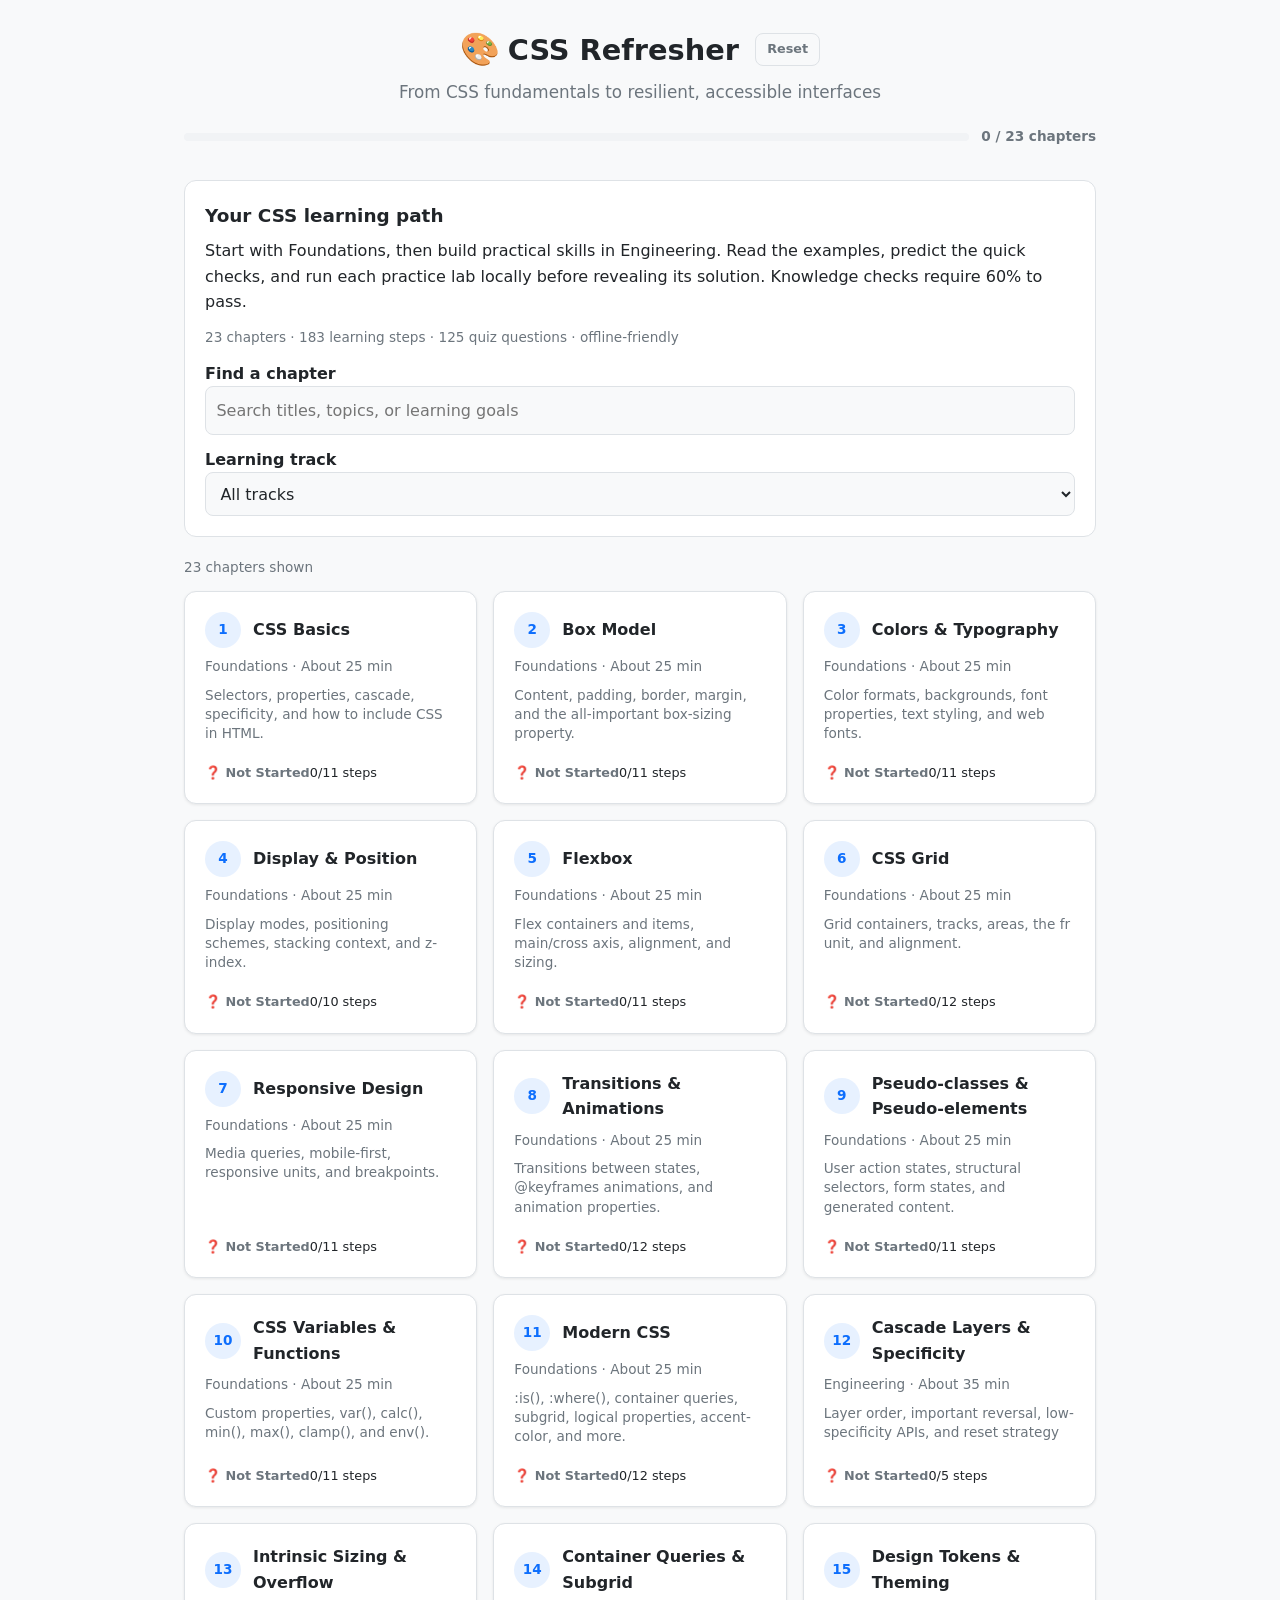
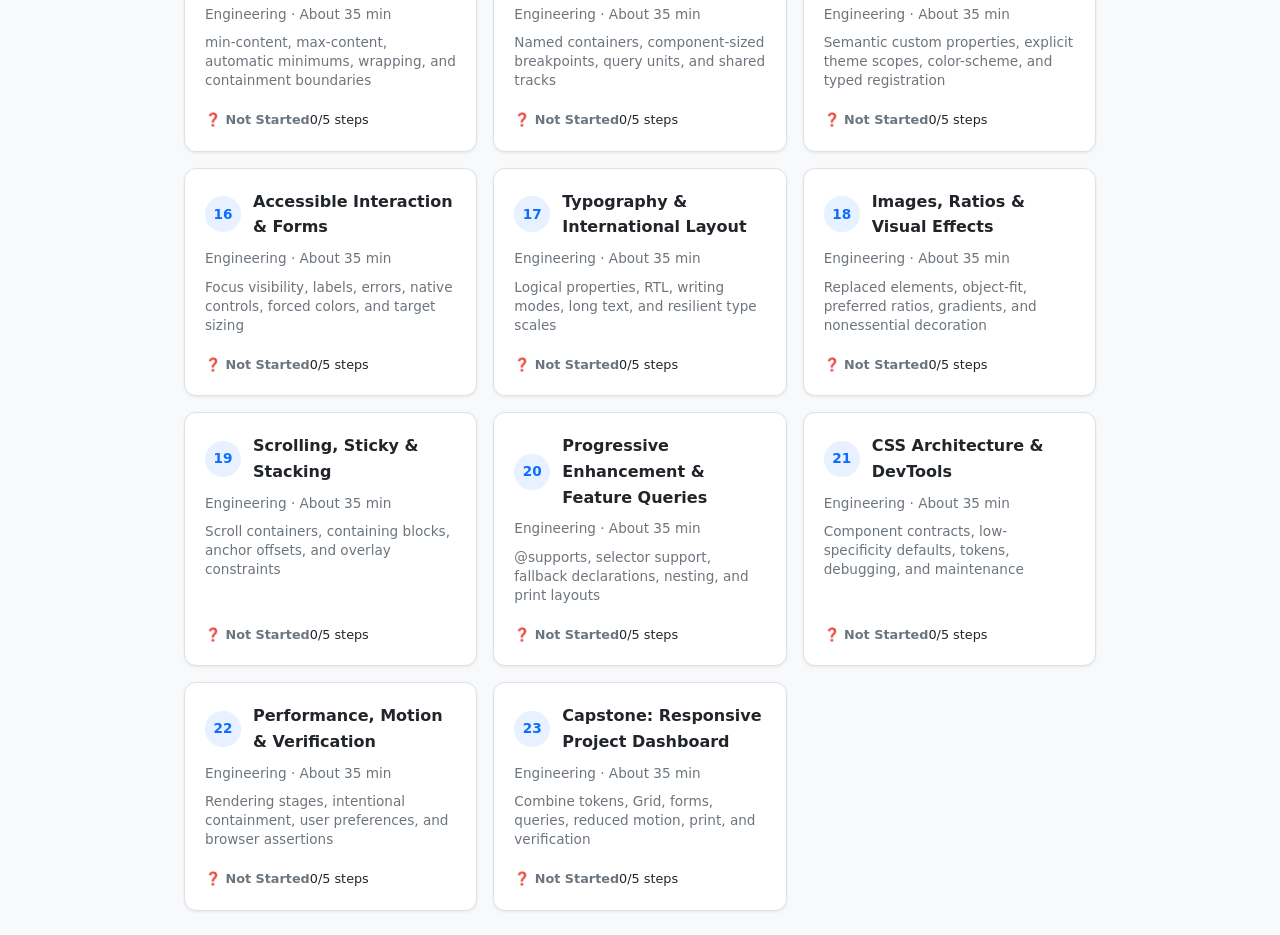
<file: index.html>
<!DOCTYPE html>
<html lang="en">
<head>
  <meta charset="UTF-8" />
  <meta name="viewport" content="width=device-width, initial-scale=1.0" />
  <title>CSS Refresher Course</title>
  <link rel="stylesheet" href="css/style.css" />
</head>
<body>
  <div id="app">
    <p id="storage-notice" role="status" hidden>Progress can only be kept for this session because browser storage is unavailable.</p>

    <!-- ====== DASHBOARD VIEW ====== -->
    <div id="dashboard-view" class="view active">
      <header class="app-header">
        <div class="header-top">
          <h1><span class="logo">🎨</span> CSS Refresher</h1>
          <button id="reset-btn" class="btn btn-sm btn-outline" title="Reset all progress">Reset</button>
        </div>
        <p class="subtitle">From CSS fundamentals to resilient, accessible interfaces</p>
        <div class="overall-progress">
          <div class="progress-track">
            <div class="progress-fill" id="overall-fill" style="width:0%"></div>
          </div>
          <span class="progress-label" id="overall-label">Loading course…</span>
        </div>
      </header>
      <main>
        <section class="course-guide" aria-label="How to study">
          <h2>Your CSS learning path</h2>
          <p>Start with Foundations, then build practical skills in Engineering. Read the examples, predict the quick checks, and run each practice lab locally before revealing its solution. Knowledge checks require 60% to pass.</p>
          <p id="course-stats"></p>
          <label for="chapter-search">Find a chapter</label>
          <input id="chapter-search" type="search" placeholder="Search titles, topics, or learning goals" />
          <label for="track-filter">Learning track</label>
          <select id="track-filter"><option value="">All tracks</option><option>Foundations</option><option>Engineering</option></select>
        </section>
        <p id="search-status" role="status"></p>
        <div id="chapter-grid" class="chapter-grid"></div>
      </main>
    </div>

    <!-- ====== CHAPTER VIEW ====== -->
    <div id="chapter-view" class="view">
      <header class="chapter-header">
        <button id="back-btn" class="btn btn-ghost">&larr; Dashboard</button>
        <div>
          <h2 id="chapter-title"></h2>
          <span class="step-indicator" id="step-indicator"></span>
        </div>
      </header>
      <main>
        <nav id="lesson-outline" aria-label="Chapter lessons"></nav>
        <div id="step-content" tabindex="-1" class="step-content"></div>
        <div class="nav-bar" id="nav-bar">
          <button id="prev-btn" class="btn btn-ghost" disabled>&larr; Back</button>
          <button id="next-btn" class="btn btn-primary">Continue &rarr;</button>
        </div>
      </main>
    </div>

    <!-- ====== QUIZ VIEW ====== -->
    <div id="quiz-view" class="view">
      <header class="quiz-header">
        <button id="quiz-back-btn" class="btn btn-ghost">&larr; Chapter</button>
        <h2 id="quiz-title"></h2>
        <span class="quiz-score" id="quiz-score"></span>
      </header>
      <main>
        <div id="quiz-content" class="quiz-content"></div>
      </main>
    </div>

  </div>

  <script src="js/chapters.js"></script>
  <script src="js/course-content.js"></script>
  <script src="js/tracker.js"></script>
  <script src="js/quiz.js"></script>
  <script src="js/playground.js"></script>
  <script src="js/app.js"></script>
</body>
</html>
</file>
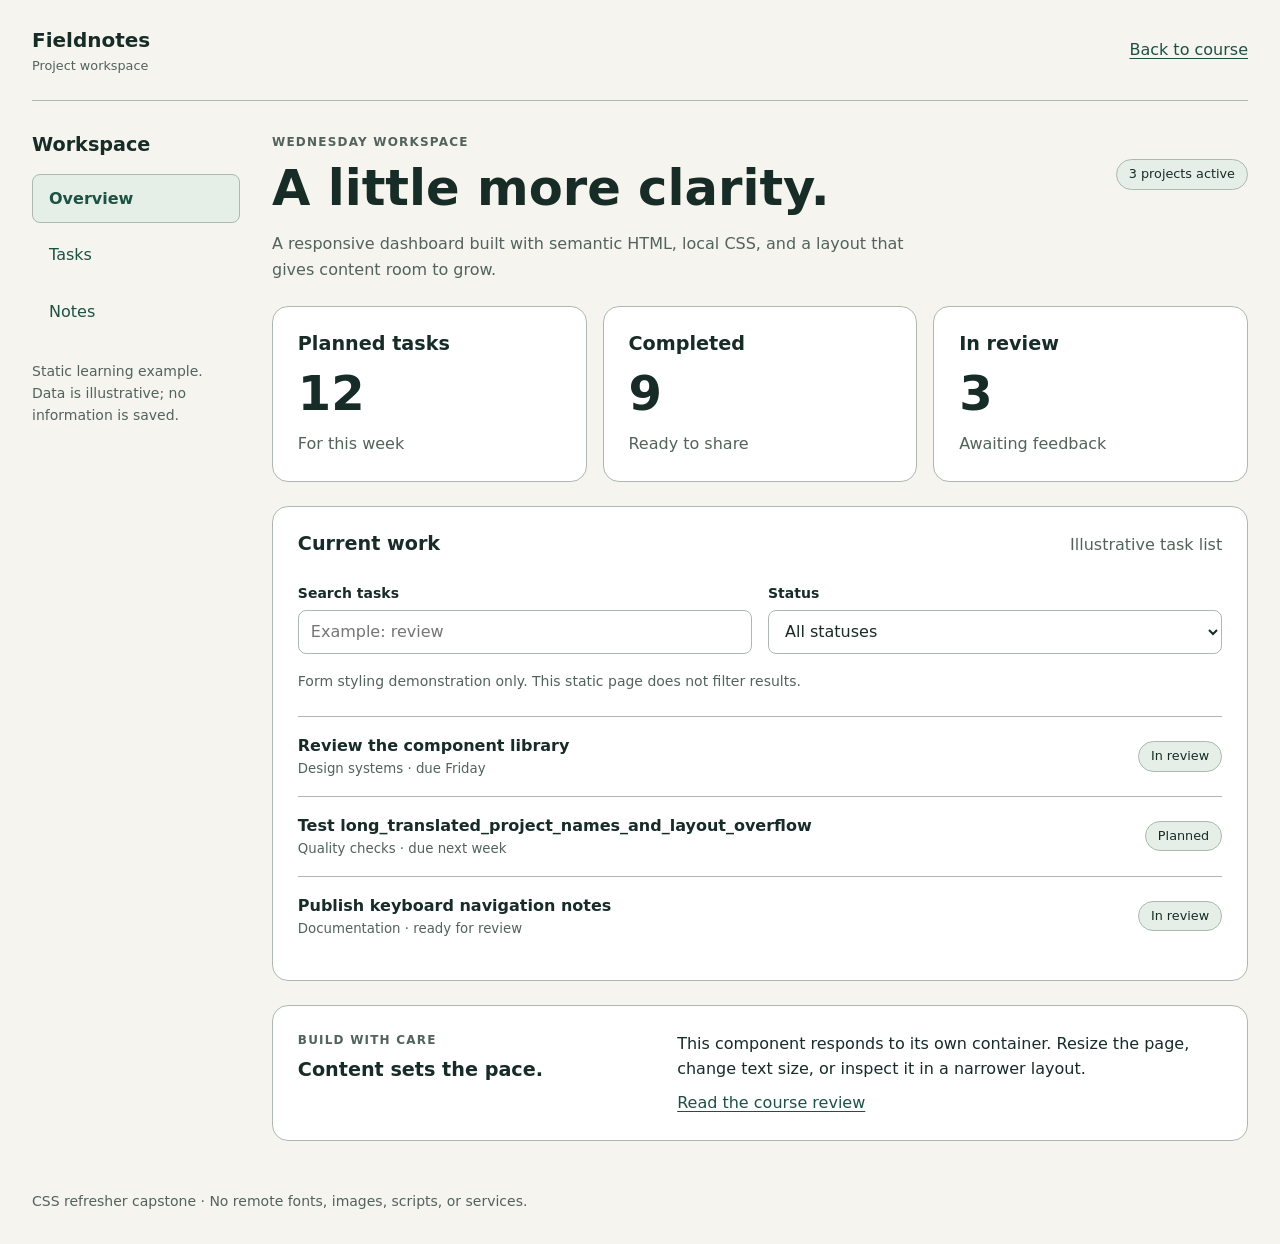
<file: examples/dashboard/index.html>
<!doctype html>
<html lang="en">
<head>
  <meta charset="utf-8">
  <meta name="viewport" content="width=device-width, initial-scale=1">
  <title>Project dashboard · CSS capstone</title>
  <link rel="stylesheet" href="dashboard.css">
</head>
<body>
  <a class="skip-link" href="#main">Skip to project overview</a>
  <header class="site-header"><p class="brand">Fieldnotes <span>Project workspace</span></p><a href="../../index.html">Back to course</a></header>
  <div class="app-layout">
    <nav aria-label="Project sections">
      <h2>Workspace</h2>
      <ul><li><a href="#overview" aria-current="page">Overview</a></li><li><a href="#tasks">Tasks</a></li><li><a href="#notes">Notes</a></li></ul>
      <p class="demo-note">Static learning example. Data is illustrative; no information is saved.</p>
    </nav>
    <main id="main" tabindex="-1">
      <section id="overview" aria-labelledby="overview-title">
        <div class="toolbar"><div><p class="eyebrow">Wednesday workspace</p><h1 id="overview-title">A little more clarity.</h1></div><span class="badge">3 projects active</span></div>
        <p class="lede">A responsive dashboard built with semantic HTML, local CSS, and a layout that gives content room to grow.</p>
        <div class="stats" aria-label="Project summary">
          <article class="panel stat"><h2>Planned tasks</h2><p class="metric">12</p><p>For this week</p></article>
          <article class="panel stat"><h2>Completed</h2><p class="metric">9</p><p>Ready to share</p></article>
          <article class="panel stat"><h2>In review</h2><p class="metric">3</p><p>Awaiting feedback</p></article>
        </div>
      </section>
      <section class="panel" id="tasks" aria-labelledby="tasks-title">
        <div class="toolbar"><h2 id="tasks-title">Current work</h2><span class="muted">Illustrative task list</span></div>
        <form class="filters" action="#tasks" method="get" aria-label="Filter demonstration">
          <div class="field"><label for="search">Search tasks</label><input id="search" name="q" type="search" placeholder="Example: review" aria-describedby="filter-help"></div>
          <div class="field"><label for="status">Status</label><select id="status" name="status"><option>All statuses</option><option>Planned</option><option>In review</option></select></div>
          <p id="filter-help">Form styling demonstration only. This static page does not filter results.</p>
        </form>
        <ul class="task-list">
          <li><span><strong>Review the component library</strong><small>Design systems · due Friday</small></span><span class="badge">In review</span></li>
          <li><span><strong>Test long_translated_project_names_and_layout_overflow</strong><small>Quality checks · due next week</small></span><span class="badge">Planned</span></li>
          <li><span><strong>Publish keyboard navigation notes</strong><small>Documentation · ready for review</small></span><span class="badge">In review</span></li>
        </ul>
      </section>
      <section class="summary-host" id="notes" aria-labelledby="notes-title"><article class="panel summary"><div><p class="eyebrow">Build with care</p><h2 id="notes-title">Content sets the pace.</h2></div><div><p>This component responds to its own container. Resize the page, change text size, or inspect it in a narrower layout.</p><a href="../../docs/course-review.md">Read the course review</a></div></article></section>
    </main>
  </div>
  <footer>CSS refresher capstone · No remote fonts, images, scripts, or services.</footer>
</body>
</html>
</file>
<file: css/style.css>
/* ====== CSS Variables ====== */
:root {
  --bg: #f8f9fa;
  --surface: #ffffff;
  --surface-alt: #f1f3f5;
  --text: #212529;
  --text-muted: #6c757d;
  --border: #dee2e6;
  --primary: #0d6efd;
  --primary-hover: #0b5ed7;
  --primary-light: #e7f1ff;
  --success: #198754;
  --success-light: #d1e7dd;
  --danger: #dc3545;
  --danger-light: #f8d7da;
  --warning: #ffc107;
  --warning-light: #fff3cd;
  --feedback-correct: #0a3622;
  --feedback-wrong: #58151c;
  --radius: 12px;
  --radius-sm: 8px;
  --shadow: 0 1px 3px rgba(0,0,0,.08);
  --font: 'Segoe UI', system-ui, -apple-system, sans-serif;
  --mono: 'JetBrains Mono', 'Fira Code', 'Cascadia Code', Consolas, monospace;
}

/* ====== Dark Mode ====== */
@media (prefers-color-scheme: dark) {
  :root {
    --bg: #1a1c1e;
    --surface: #25272a;
    --surface-alt: #2c2e31;
    --text: #e9ecef;
    --text-muted: #adb5bd;
    --border: #3a3d42;
    --primary-light: #1a2d4a;
    --success-light: #173a2a;
    --danger-light: #3a1a1e;
    --warning-light: #3a3210;
    --feedback-correct: #e9ecef;
    --feedback-wrong: #e9ecef;
    --shadow: 0 1px 4px rgba(0,0,0,.3);
  }
}

/* ====== Reset & Base ====== */
*, *::before, *::after { box-sizing: border-box; margin: 0; padding: 0; }
html { font-size: 16px; scroll-behavior: smooth; }
body {
  font-family: var(--font);
  background: var(--bg);
  color: var(--text);
  line-height: 1.6;
  min-height: 100vh;
}
a { color: var(--primary); text-decoration: none; }
code, pre { font-family: var(--mono); }

/* ====== Layout ====== */
#app { max-width: 960px; margin: 0 auto; padding: 1.5rem; }

.view { display: none; }
.view.active { display: block; animation: fadeIn .3s ease; }
@keyframes fadeIn { from { opacity: 0; transform: translateY(8px); } to { opacity: 1; transform: translateY(0); } }

/* ====== Buttons ====== */
.btn {
  display: inline-flex; align-items: center; gap: .4rem;
  padding: .55rem 1.1rem; border-radius: var(--radius-sm);
  font: inherit; font-size: .9rem; font-weight: 600;
  border: 1px solid transparent; cursor: pointer;
  transition: all .15s ease;
}
.btn:disabled { opacity: .45; cursor: not-allowed; }
.btn-primary { background: var(--primary); color: #fff; border-color: var(--primary); }
.btn-primary:hover:not(:disabled) { background: var(--primary-hover); }
.btn-ghost { background: transparent; color: var(--text-muted); border-color: transparent; }
.btn-ghost:hover:not(:disabled) { background: var(--surface-alt); color: var(--text); }
.btn-outline { background: transparent; border-color: var(--border); color: var(--text-muted); }
.btn-outline:hover:not(:disabled) { border-color: var(--danger); color: var(--danger); }
.btn-sm { padding: .35rem .7rem; font-size: .8rem; }

/* ====== DASHBOARD ====== */
.app-header { text-align: center; margin-bottom: 2rem; }
.header-top { display: flex; align-items: center; justify-content: center; gap: 1rem; flex-wrap: wrap; }
.header-top h1 { font-size: 1.8rem; display: flex; align-items: center; gap: .5rem; }
.logo { font-size: 2rem; }
.subtitle { color: var(--text-muted); margin-top: .25rem; font-size: 1.05rem; }

.overall-progress { margin-top: 1.25rem; display: flex; align-items: center; gap: .75rem; }
.progress-track { flex: 1; height: 8px; background: var(--surface-alt); border-radius: 99px; overflow: hidden; }
.progress-fill { height: 100%; background: linear-gradient(90deg, var(--primary), #6f42c1); border-radius: 99px; transition: width .5s ease; }
.progress-label { font-size: .85rem; color: var(--text-muted); white-space: nowrap; font-weight: 600; }

/* ====== Chapter Grid ====== */
.chapter-grid { display: grid; grid-template-columns: repeat(auto-fill, minmax(280px, 1fr)); gap: 1rem; }
.chapter-card {
  background: var(--surface); border: 1px solid var(--border); border-radius: var(--radius);
  padding: 1.25rem; cursor: pointer; transition: all .2s ease; box-shadow: var(--shadow);
  display: flex; flex-direction: column; gap: .5rem;
}
.chapter-card:hover { transform: translateY(-2px); box-shadow: 0 4px 12px rgba(0,0,0,.12); }
.chapter-card .card-header { display: flex; align-items: center; gap: .75rem; }
.chapter-card .card-number {
  width: 36px; height: 36px; border-radius: 50%;
  background: var(--primary-light); color: var(--primary);
  display: flex; align-items: center; justify-content: center;
  font-weight: 700; font-size: .85rem; flex-shrink: 0;
}
.chapter-card .card-title { font-size: 1rem; font-weight: 700; }
.chapter-card .card-desc { font-size: .85rem; color: var(--text-muted); line-height: 1.4; flex: 1; }
.chapter-card .card-bar { height: 4px; background: var(--surface-alt); border-radius: 99px; overflow: hidden; }
.chapter-card .card-bar-fill { height: 100%; border-radius: 99px; transition: width .5s ease; }
.chapter-card .card-footer { display: flex; justify-content: space-between; align-items: center; font-size: .8rem; }
.chapter-card .card-status { font-weight: 600; }
.chapter-card .card-status.new { color: var(--text-muted); }
.chapter-card .card-status.in-progress { color: var(--primary); }
.chapter-card .card-status.done { color: var(--success); }
.chapter-card.completed { border-color: var(--success); }
.chapter-card.completed .card-number { background: var(--success-light); color: var(--success); }

/* ====== CHAPTER VIEW ====== */
.chapter-header { margin-bottom: 1.5rem; display: flex; align-items: center; gap: 1rem; flex-wrap: wrap; }
.chapter-header h2 { font-size: 1.4rem; font-weight: 700; }
.step-indicator { font-size: .85rem; color: var(--text-muted); }

/* ====== Step Content ====== */
.step-content {
  background: var(--surface); border: 1px solid var(--border); border-radius: var(--radius);
  padding: 1.5rem 2rem; min-height: 300px; box-shadow: var(--shadow);
}

/* Lesson */
.lesson-content { font-size: 1rem; line-height: 1.7; }
.lesson-content p { margin-bottom: .75rem; }
.lesson-content ul, .lesson-content ol { margin: .5rem 0 .75rem 1.5rem; }
.lesson-content li { margin-bottom: .35rem; }
.lesson-content strong { color: var(--primary); }
.lesson-content .code-block {
  background: var(--surface-alt); border: 1px solid var(--border);
  border-radius: var(--radius-sm); padding: 1rem; margin: .75rem 0;
  overflow-x: auto; font-family: var(--mono); font-size: .88rem;
  line-height: 1.5; white-space: pre-wrap;
}
.lesson-content .keyword { color: #d63384; }
.lesson-content .type { color: #0d6efd; }
.lesson-content .string { color: #198754; }
.lesson-content .comment { color: #6c757d; font-style: italic; }

/* Question */
.question-block { text-align: center; }
.question-block .q-text { font-size: 1.15rem; font-weight: 600; margin-bottom: 1.25rem; }
.question-block .q-options { display: flex; flex-direction: column; gap: .6rem; max-width: 500px; margin: 0 auto; }
.question-block .q-option {
  padding: .75rem 1rem; border: 2px solid var(--border); border-radius: var(--radius-sm);
  background: var(--surface); cursor: pointer; text-align: left;
  font: inherit; font-size: .95rem; color: var(--text); transition: all .15s ease;
}
.question-block .q-option:hover:not(.disabled) { border-color: var(--primary); background: var(--primary-light); }
.question-block .q-option.correct { border-color: var(--success); background: var(--success-light); color: var(--feedback-correct); }
.question-block .q-option.wrong { border-color: var(--danger); background: var(--danger-light); color: var(--feedback-wrong); }
.question-block .q-option.disabled { cursor: default; opacity: .9; }
.question-block .q-feedback {
  margin-top: 1rem; padding: 1rem; border-radius: var(--radius-sm);
  font-size: .95rem; text-align: left; color: var(--text);
}
.question-block .q-feedback.correct { background: var(--success-light); border-left: 4px solid var(--success); }
.question-block .q-feedback.wrong { background: var(--danger-light); border-left: 4px solid var(--danger); }
.question-block .q-feedback strong { display: block; margin-bottom: .25rem; }

/* ====== Navigation ====== */
.nav-bar { display: flex; justify-content: space-between; margin-top: 1rem; gap: .5rem; }

/* ====== QUIZ VIEW ====== */
.quiz-header { margin-bottom: 1.5rem; display: flex; align-items: center; gap: 1rem; flex-wrap: wrap; }
.quiz-header h2 { font-size: 1.3rem; font-weight: 700; }
.quiz-score { font-size: .9rem; font-weight: 600; color: var(--text-muted); margin-left: auto; }

.quiz-question {
  background: var(--surface); border: 1px solid var(--border); border-radius: var(--radius);
  padding: 1.25rem 1.5rem; margin-bottom: 1rem; box-shadow: var(--shadow);
}
.quiz-question .q-num { font-weight: 700; color: var(--primary); margin-bottom: .4rem; }
.quiz-question .q-text { font-size: 1rem; margin-bottom: .75rem; }
.quiz-question .q-ops { display: flex; flex-direction: column; gap: .4rem; }
.quiz-question .q-ops button {
  padding: .6rem 1rem; border: 2px solid var(--border); border-radius: var(--radius-sm);
  background: var(--surface); cursor: pointer; text-align: left;
  font: inherit; font-size: .9rem; color: var(--text); transition: all .15s ease;
}
.quiz-question .q-ops button:hover:not(:disabled) { border-color: var(--primary); background: var(--primary-light); }
.quiz-question .q-ops button.selected { border-color: var(--primary); background: var(--primary-light); }
.quiz-question .q-ops button.correct { border-color: var(--success); background: var(--success-light); color: var(--feedback-correct); }
.quiz-question .q-ops button.wrong { border-color: var(--danger); background: var(--danger-light); color: var(--feedback-wrong); }
.quiz-question .q-ops button:disabled { cursor: default; }
.quiz-question .q-explain {
  margin-top: .6rem; padding: .6rem .8rem; border-radius: var(--radius-sm);
  font-size: .88rem; background: var(--surface-alt); color: var(--text); display: none;
}
.quiz-question .q-explain.show { display: block; }

.quiz-result {
  text-align: center; padding: 2rem;
}
.quiz-result .result-icon { font-size: 3rem; margin-bottom: .5rem; }
.quiz-result h3 { font-size: 1.5rem; margin-bottom: .5rem; }
.quiz-result p { color: var(--text-muted); margin-bottom: 1.5rem; font-size: 1.05rem; }
.quiz-result .result-score { font-size: 2.5rem; font-weight: 800; color: var(--primary); }
.quiz-result .result-score.pass { color: var(--success); }
.quiz-result .result-score.fail { color: var(--danger); }
.quiz-result .result-actions { display: flex; gap: .75rem; justify-content: center; flex-wrap: wrap; }

/* ====== Responsive ====== */
@media (max-width: 600px) {
  #app { padding: 1rem; }
  .chapter-grid { grid-template-columns: 1fr; }
  .step-content { padding: 1rem; }
  .header-top h1 { font-size: 1.4rem; }
  .nav-bar { flex-direction: column; }
  .nav-bar .btn { width: 100%; justify-content: center; }
}

/* ====== Reset confirmation dialog ====== */
.reset-overlay {
  position: fixed; top: 0; left: 0; width: 100%; height: 100%;
  background: rgba(0,0,0,.5); display: flex; align-items: center; justify-content: center;
  z-index: 100; animation: fadeIn .15s ease;
}
.reset-modal {
  background: var(--surface); border-radius: var(--radius); padding: 2rem;
  max-width: 380px; width: 90%; text-align: center; box-shadow: 0 8px 32px rgba(0,0,0,.2);
}
.reset-modal h3 { margin-bottom: .5rem; }
.reset-modal p { color: var(--text-muted); margin-bottom: 1.25rem; font-size: .9rem; }
.reset-modal .actions { display: flex; gap: .5rem; justify-content: center; }

/* Course navigation and expanded lessons */
.course-guide { padding: 1.25rem; margin-bottom: 1.25rem; background: var(--surface); border: 1px solid var(--border); border-radius: var(--radius); }
.course-guide h2 { font-size: 1.15rem; margin-bottom: .5rem; }
.course-guide p { margin-bottom: .75rem; }
.course-guide label { display: block; font-weight: 600; margin-top: .75rem; }
.course-guide input, .course-guide select { width: 100%; padding: .65rem; background: var(--bg); color: var(--text); border: 1px solid var(--border); border-radius: var(--radius-sm); font: inherit; }
#course-stats, #search-status, .card-meta, .reference { font-size: .85rem; color: var(--text-muted); }
#search-status { margin-bottom: .75rem; }
button.chapter-card { text-align: left; color: var(--text); font: inherit; width: 100%; }
:focus-visible { outline: 3px solid var(--primary); outline-offset: 3px; }
#lesson-outline { display: flex; flex-wrap: wrap; gap: .4rem; margin-bottom: 1rem; }
.outline-step { padding: .4rem .6rem; border: 1px solid var(--border); background: var(--surface); color: var(--text); border-radius: var(--radius-sm); font: inherit; font-size: .8rem; cursor: pointer; }
.outline-step:disabled { opacity: .5; cursor: not-allowed; }
.outline-step[aria-current] { border-color: var(--primary); background: var(--primary-light); font-weight: 700; }
.learning-goals { background: var(--primary-light); padding: 1rem; border-radius: var(--radius-sm); margin-bottom: 1rem; }
.learning-goals h3 { font-size: 1rem; }
.learning-goals ul { margin-left: 1.25rem; }
.lesson-content h3, .lesson-content h4 { margin-bottom: .75rem; }
.lesson-content .code-block { white-space: pre; }
.lesson-content details { border: 1px solid var(--border); border-radius: var(--radius-sm); padding: .75rem; margin: 1rem 0; }
.lesson-content summary { cursor: pointer; font-weight: 600; }
.takeaway { border-left: 3px solid var(--primary); padding: .75rem; background: var(--primary-light); }
.reference { margin-top: 1.5rem; }
#storage-notice { padding: .75rem; background: var(--warning-light); border-radius: var(--radius-sm); margin-bottom: 1rem; }
@media (prefers-reduced-motion: reduce) {
  *, *::before, *::after { animation: none !important; transition: none !important; scroll-behavior: auto !important; }
}
.chapter-card .card-desc, .chapter-card .card-meta, .chapter-card .card-bar { display: block; }
.chapter-card .card-bar-fill { display: block; }

/* Isolated practice tools */
.playground { border: 1px solid var(--border); padding: 1rem; border-radius: var(--radius-sm); margin-block: 1rem; min-inline-size: 0; }
.playground label { display: block; font-weight: 600; margin-block: .75rem .35rem; }
.playground textarea { display: block; inline-size: 100%; min-inline-size: 0; resize: vertical; font: .875rem/1.5 var(--mono); background: var(--bg); color: var(--text); border: 1px solid var(--border); border-radius: var(--radius-sm); padding: .75rem; tab-size: 2; }
.playground-actions { display: flex; flex-wrap: wrap; gap: .5rem; margin-block: .75rem; }
.playground input[type="range"] { inline-size: 100%; }
.playground-status, #editor-help { font-size: .85rem; color: var(--text-muted); }
.preview-well { padding: .5rem; background: var(--surface-alt); border: 1px solid var(--border); overflow: auto; }
.preview-well iframe { display: block; width: 100%; min-width: 0; height: 320px; background: white; border: 1px solid #94a3b8; }
.step-content, .lesson-content, .chapter-card { min-inline-size: 0; }
@media (max-width: 600px) { .playground { padding: .5rem; } }
</file>
<file: examples/dashboard/dashboard.css>
@layer reset, base, layout, components, preferences;
@layer reset {
  *, *::before, *::after { box-sizing: border-box; }
  body, h1, h2, p { margin: 0; }
  button, input, select { font: inherit; }
}
@layer base {
  :root { color-scheme: light; --page: #f5f4ef; --surface: #fff; --ink: #172b27; --muted: #52635b; --line: #acb8b0; --accent: #1d5143; --tint: #e6efe7; --focus: #6d28d9; --radius: 1rem; }
  body { background: var(--page); color: var(--ink); font: 1rem/1.6 system-ui, sans-serif; }
  h1 { font-size: clamp(2rem, 1.5rem + 2vw, 3.5rem); line-height: 1.1; max-inline-size: 20ch; }
  h2 { font-size: 1.2rem; line-height: 1.3; }
  a { color: var(--accent); text-underline-offset: .2em; }
  :where(a, input, select):focus-visible { outline: 3px solid var(--focus); outline-offset: 4px; }
  :where(main, section) { scroll-margin-block-start: 1rem; }
  main:focus { outline: none; }
}
@layer layout {
  .site-header, .app-layout, footer { inline-size: min(100% - 2rem, 76rem); margin-inline: auto; }
  .site-header { display: flex; flex-wrap: wrap; gap: 1rem; align-items: center; justify-content: space-between; padding-block: 1.5rem; border-block-end: 1px solid var(--line); }
  .app-layout { display: grid; gap: 2rem; padding-block: 2rem; }
  main { display: grid; gap: 1.5rem; min-inline-size: 0; }
  .toolbar { display: flex; flex-wrap: wrap; gap: 1rem; justify-content: space-between; align-items: center; }
  .stats { display: grid; grid-template-columns: repeat(auto-fit, minmax(min(100%, 12rem), 1fr)); gap: 1rem; margin-block-start: 1.5rem; }
  .summary-host { container: summary / inline-size; }
  .summary { display: grid; gap: 1rem; }
  @container summary (min-width: 28rem) { .summary { grid-template-columns: minmax(0, 1fr) minmax(0, 1.5fr); } }
  @media (min-width: 56rem) { .app-layout { grid-template-columns: 13rem minmax(0, 1fr); } }
}
@layer components {
  .brand { font-size: 1.25rem; font-weight: 750; }
  .brand span { display: block; font-size: .8rem; color: var(--muted); font-weight: 400; }
  nav h2 { margin-block-end: 1rem; }
  nav ul { display: flex; flex-wrap: wrap; gap: .5rem; list-style: none; margin: 0; padding: 0; }
  nav a { display: block; padding: .65rem 1rem; border-radius: .5rem; text-decoration: none; border: 1px solid transparent; }
  nav [aria-current] { background: var(--tint); border-color: var(--line); font-weight: 700; }
  .demo-note { margin-block-start: 1.5rem; color: var(--muted); font-size: .875rem; }
  .eyebrow { color: var(--muted); text-transform: uppercase; letter-spacing: .1em; font-size: .75rem; font-weight: 700; margin-block-end: .5rem; }
  .lede { max-inline-size: 65ch; color: var(--muted); margin-block-start: 1rem; }
  .panel { background: var(--surface); border: 1px solid var(--line); border-radius: var(--radius); padding: clamp(1rem, .75rem + 1vw, 1.75rem); min-inline-size: 0; }
  .stat .metric { font-size: 3rem; font-weight: 650; line-height: 1.2; margin-block: .5rem; }
  .stat > p:last-child, .muted { color: var(--muted); }
  .badge { display: inline-block; background: var(--tint); border: 1px solid var(--line); border-radius: 99px; padding: .25rem .75rem; font-size: .8rem; color: var(--ink); white-space: normal; }
  .filters { display: flex; flex-wrap: wrap; gap: 1rem; margin-block: 1.5rem; }
  .field { display: grid; gap: .35rem; flex: 1 1 12rem; min-inline-size: 0; }
  label { font-weight: 650; font-size: .875rem; }
  input, select { inline-size: 100%; min-inline-size: 0; min-block-size: 2.75rem; border: 1px solid var(--line); border-radius: .5rem; padding: .5rem .75rem; background: var(--surface); color: var(--ink); }
  #filter-help { flex-basis: 100%; color: var(--muted); font-size: .875rem; }
  .task-list { list-style: none; margin: 0; padding: 0; }
  .task-list li { display: flex; flex-wrap: wrap; align-items: center; justify-content: space-between; gap: 1rem; padding-block: 1rem; border-block-start: 1px solid var(--line); }
  .task-list li > span:first-child { flex: 1 1 16rem; min-inline-size: 0; overflow-wrap: anywhere; }
  .task-list small { display: block; color: var(--muted); }
  .summary p { overflow-wrap: anywhere; }
  .summary a { display: inline-block; margin-block-start: .5rem; }
  footer { padding-block: 1rem 2rem; color: var(--muted); font-size: .875rem; }
  .skip-link { position: absolute; inset-block-start: .5rem; inset-inline-start: 1rem; transform: translateY(-200%); background: var(--surface); color: var(--ink); padding: .75rem; z-index: 10; }
  .skip-link:focus { transform: none; }
  @media (min-width: 56rem) { nav ul { display: grid; } }
}
@layer preferences {
  @media (prefers-color-scheme: dark) {
    :root { color-scheme: dark; --page: #111c19; --surface: #1a2924; --ink: #e4eee7; --muted: #bacbc0; --line: #677d6f; --accent: #b8e5cc; --tint: #284638; --focus: #d8b4fe; }
  }
  @media (prefers-reduced-motion: no-preference) { a { transition: background-color .15s ease; } }
  @media (forced-colors: active) { .panel, .badge, input, select { border-color: CanvasText; } }
  @media print {
    :root { --page: white; --surface: white; --ink: black; --muted: #333; --line: #777; --accent: black; --tint: white; }
    nav, .filters, .skip-link, .site-header > a { display: none; }
    .app-layout, main, .summary { display: block; }
    .panel { break-inside: avoid; margin-block: 1rem; }
    .site-header, .app-layout, footer { inline-size: 100%; }
    h1 { font-size: 2rem; }
  }
}
</file>
